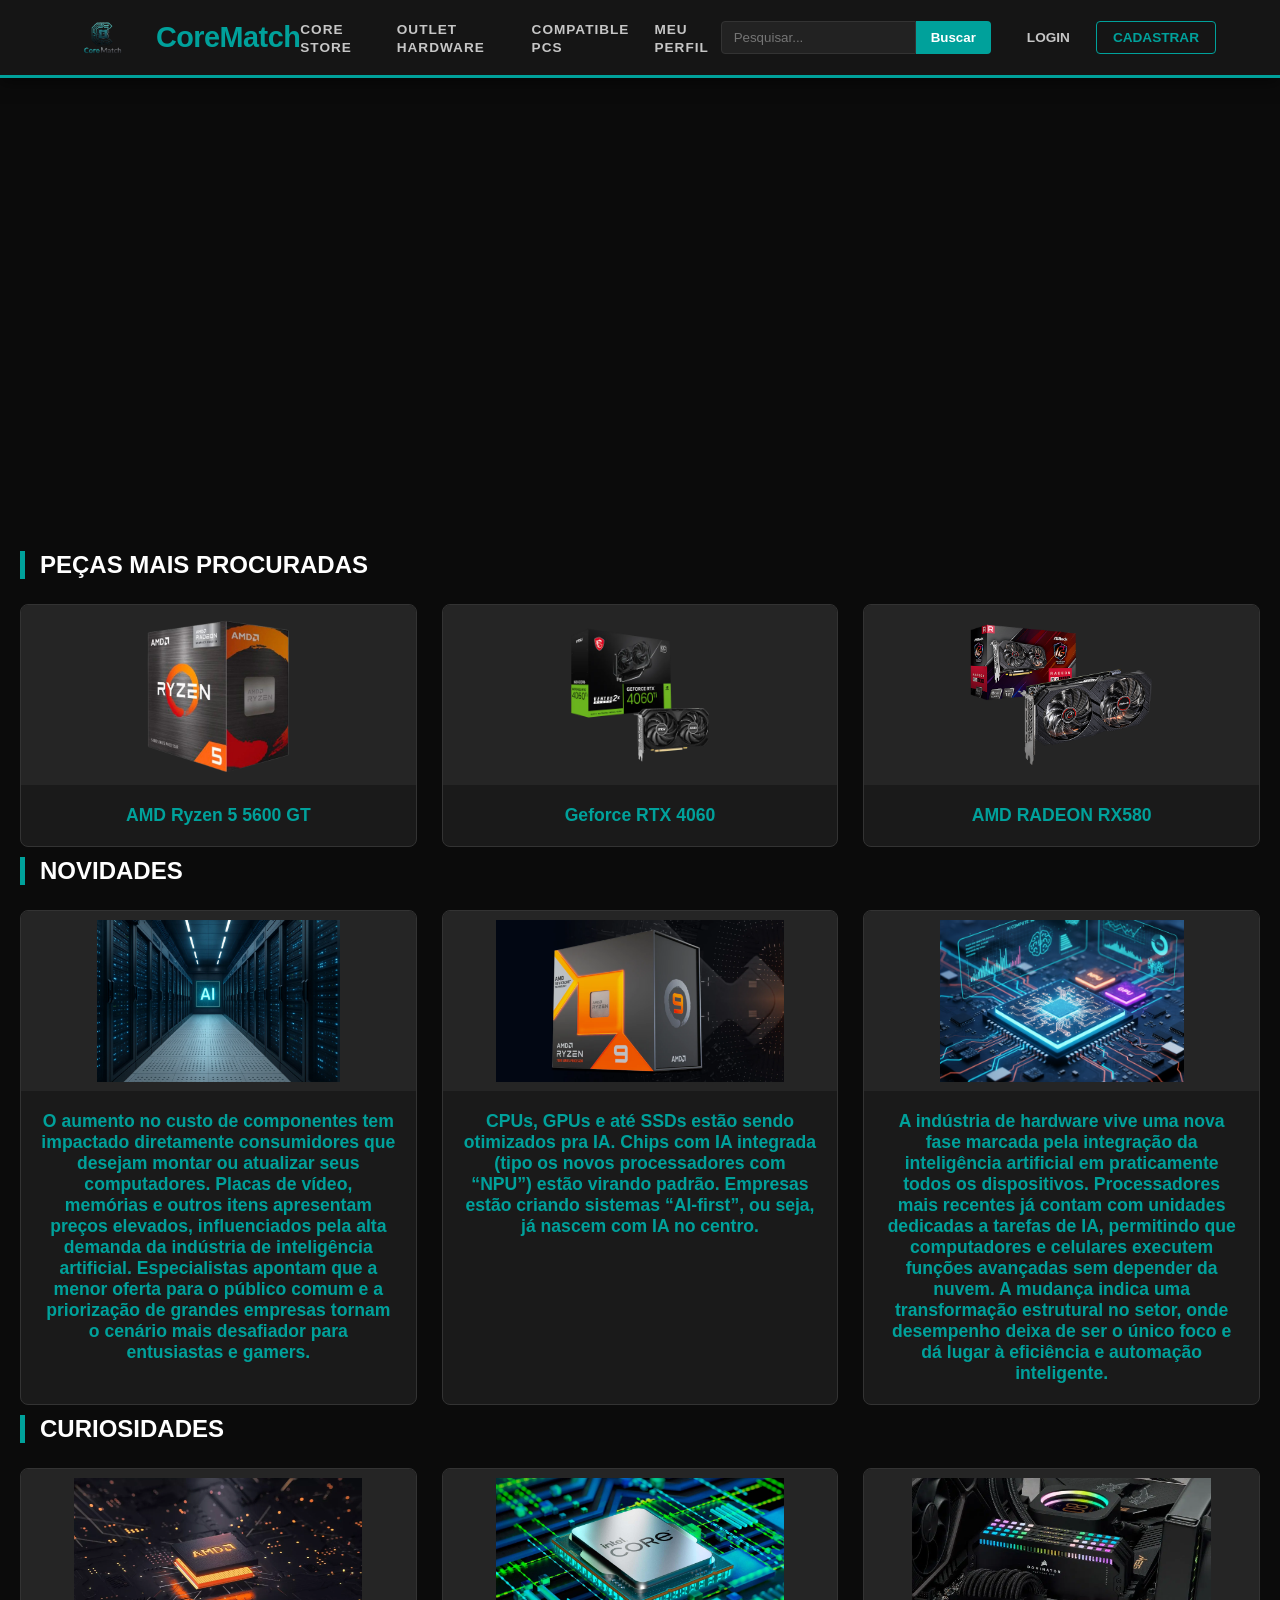
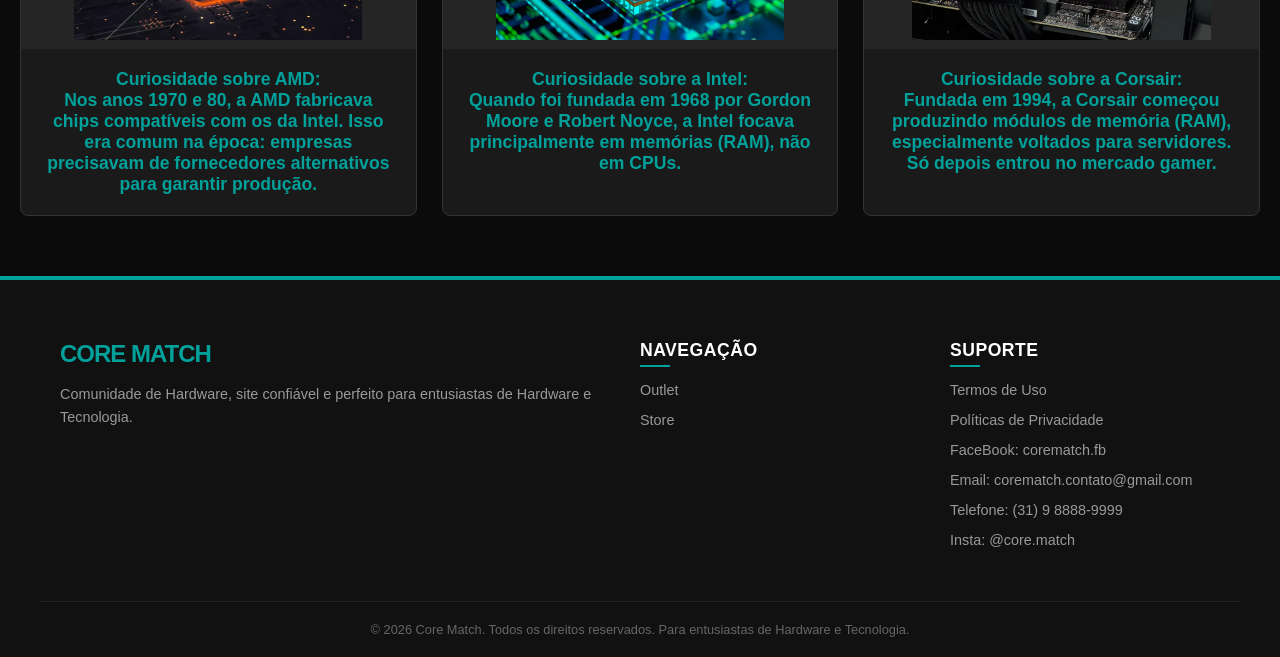
<file: html/index.html>
<!DOCTYPE html>
<html lang="pt-br">

<head>
    <meta charset="UTF-8">
    <meta name="viewport" content="width=device-width, initial-scale=1.0">
    <title>Home</title>
    <link rel="stylesheet" href="../css/home.css">
</head>

<body>


    <header class="navbar">
        <div class="header-container">
            

            <div class="logo">
                <a href="#">
                    <img id="logo-img" src="../img/CoreMatchoLOGO.png" alt="logoimg" width="250px">
                </a>
                <h1 class="brand-title">CoreMatch</h1>
            </div>

  
            <input type="checkbox" id="menu-toggle" class="menu-checkbox">
            
            <label for="menu-toggle" class="hamburger-label">
                <span class="hamburger-line"></span>
                <span class="hamburger-line"></span>
                <span class="hamburger-line"></span>
            </label>


            <nav class="nav-menu">
                <ul class="nav-links">
                    <li><a href="../html/store.html">Core Store</a></li>
                    <li><a href="../html/outlet.html">Outlet Hardware</a></li>
                    <li><a href="../html/compatible.html">Compatible PCs</a></li>
                    <li><a href="../html/perfil.html">Meu Perfil</a></li>
                </ul>
            </nav>

  
            <div class="header-right">
                <div class="search-container">
                    <input type="text" placeholder="Pesquisar...">
                    <button type="submit">Buscar</button>
                </div>

                <div class="auth-buttons">
                    <a href="../html/login.html" class="btn-login">Login</a>
                    <a href="../html/cadastro.html" class="btn-register">Cadastrar</a>
                </div>
            </div>

        </div>
    </header>

 
    <div class="slideshow">
        <a href="seu-link1">
            <img src="../img/PromoPC.png" alt="Imagem 1">
        </a>
        <a href="seu-link2">
            <img src="../img/PromoKITXEON.png" alt="Imagem 2" style="margin-top: -46px">
        </a>
        <a href="seu-link3">
            <img src="../img/PromoTeclado.png" alt="Imagem 3">
        </a>
    </div>


    <main class="container">
        
  
        <section class="content-section">
            <h2 class="card-title">Peças mais Procuradas</h2>
            <div class="card-grid">
                <div class="card">
                    <div class="card-image">
                        <img src="../img/Ryzen_5-removebg-preview.png" alt="Ryzen">
                    </div>
                    <h3>AMD Ryzen 5 5600 GT</h3>
                </div>
                <div class="card">
                    <div class="card-image">
                        <img src="../img/rtx4060.webp" alt="rtx4060">
                    </div>
                    <h3>Geforce RTX 4060</h3>
                </div>
                <div class="card">
                    <div class="card-image">
                        <img src="../img/RX580.png" alt="RX580">
                    </div>
                    <h3>AMD RADEON RX580</h3>
                </div>
            </div>
        </section>

        <section class="content-section">
            <h2 class="card-title">Novidades</h2>
            <div class="card-grid">
                <div class="card">
                    <div class="card-image">
                        <img src="../img/AI.webp" alt="IA">
                    </div>
                    <h3>O aumento no custo de componentes tem impactado diretamente consumidores que desejam montar ou
                        atualizar seus computadores. Placas de vídeo, memórias e outros itens apresentam preços
                        elevados, influenciados pela alta demanda da indústria de inteligência artificial. Especialistas
                        apontam que a menor oferta para o público comum e a priorização de grandes empresas tornam o
                        cenário mais desafiador para entusiastas e gamers.</h3>
                </div>
                <div class="card">
                    <div class="card-image">
                        <img src="../img/i673598.png" alt="cyka">
                    </div>
                    <h3>CPUs, GPUs e até SSDs estão sendo otimizados pra IA.
                        Chips com IA integrada (tipo os novos processadores com “NPU”) estão virando padrão.
                        Empresas estão criando sistemas “AI-first”, ou seja, já nascem com IA no centro.</h3>
                </div>
                <div class="card">
                    <div class="card-image">
                        <img src="../img/IAHARD.png" alt="IAHARD">
                    </div>
                    <h3>A indústria de hardware vive uma nova fase marcada pela integração da inteligência artificial em
                        praticamente todos os dispositivos. Processadores mais recentes já contam com unidades dedicadas
                        a tarefas de IA, permitindo que computadores e celulares executem funções avançadas sem depender
                        da nuvem. A mudança indica uma transformação estrutural no setor, onde desempenho deixa de ser o
                        único foco e dá lugar à eficiência e automação inteligente.</h3>
                </div>
            </div>
        </section>

     
        <section class="content-section">
            <h2 class="card-title">Curiosidades</h2>
            <div class="card-grid">
                <div class="card">
                    <div class="card-image">
                        <img src="../img/AMD-1140x641.webp" alt="AMD">
                    </div>
                    <h3>Curiosidade sobre AMD: <br>Nos anos 1970 e 80, a AMD fabricava chips compatíveis com os da
                        Intel. Isso era comum na época: empresas precisavam de fornecedores alternativos para garantir
                        produção.</h3>
                </div>
                <div class="card">
                    <div class="card-image">
                        <img src="../img/intel-core-12-geracao-desktops.jpg" alt="Intel">
                    </div>
                    <h3>Curiosidade sobre a Intel: <br>Quando foi fundada em 1968 por Gordon Moore e Robert Noyce, a
                        Intel focava principalmente em memórias (RAM), não em CPUs.</h3>
                </div>
                <div class="card">
                    <div class="card-image">
                        <img src="../img/Corsair-Dominator-Platinum-RGB-DDR5-6600.webp" alt="Corsair">
                    </div>
                    <h3>Curiosidade sobre a Corsair: <br>Fundada em 1994, a Corsair começou produzindo módulos de
                        memória (RAM), especialmente voltados para servidores. Só depois entrou no mercado gamer.</h3>
                </div>
            </div>
        </section>
    </main>

    <footer class="main-footer">
        <div class="footer-container">
            <div class="footer-col about-col">
                <h2>Core Match</h2>
                <p>Comunidade de Hardware, site confiável e perfeito para entusiastas de Hardware e Tecnologia.</p>
            </div>

            <div class="footer-col">
                <h4>Navegação</h4>
                <ul>
                    <li><a href="../html/outlet.html">Outlet</a></li>
                    <li><a href="../html/store.html">Store</a></li>
                </ul>
            </div>

            <div class="footer-col">
                <h4>Suporte</h4>
                <ul>
                    <li><a href="#">Termos de Uso</a></li>
                    <li><a href="#">Políticas de Privacidade</a></li>
                    <li><a href="#">FaceBook: corematch.fb</a></li>
                    <li><a href="#">Email: corematch.contato@gmail.com</a></li>
                    <li><a href="#">Telefone: (31) 9 8888-9999</a></li>
                    <li><a href="#">Insta: @core.match</a></li>
                </ul>
            </div>
        </div>

        <div class="footer-bottom">
            <p>&copy; 2026 Core Match. Todos os direitos reservados. Para entusiastas de Hardware e Tecnologia.</p>
        </div>
    </footer>

    <script src="../js/home.js"></script>
</body>

</html>
</file>
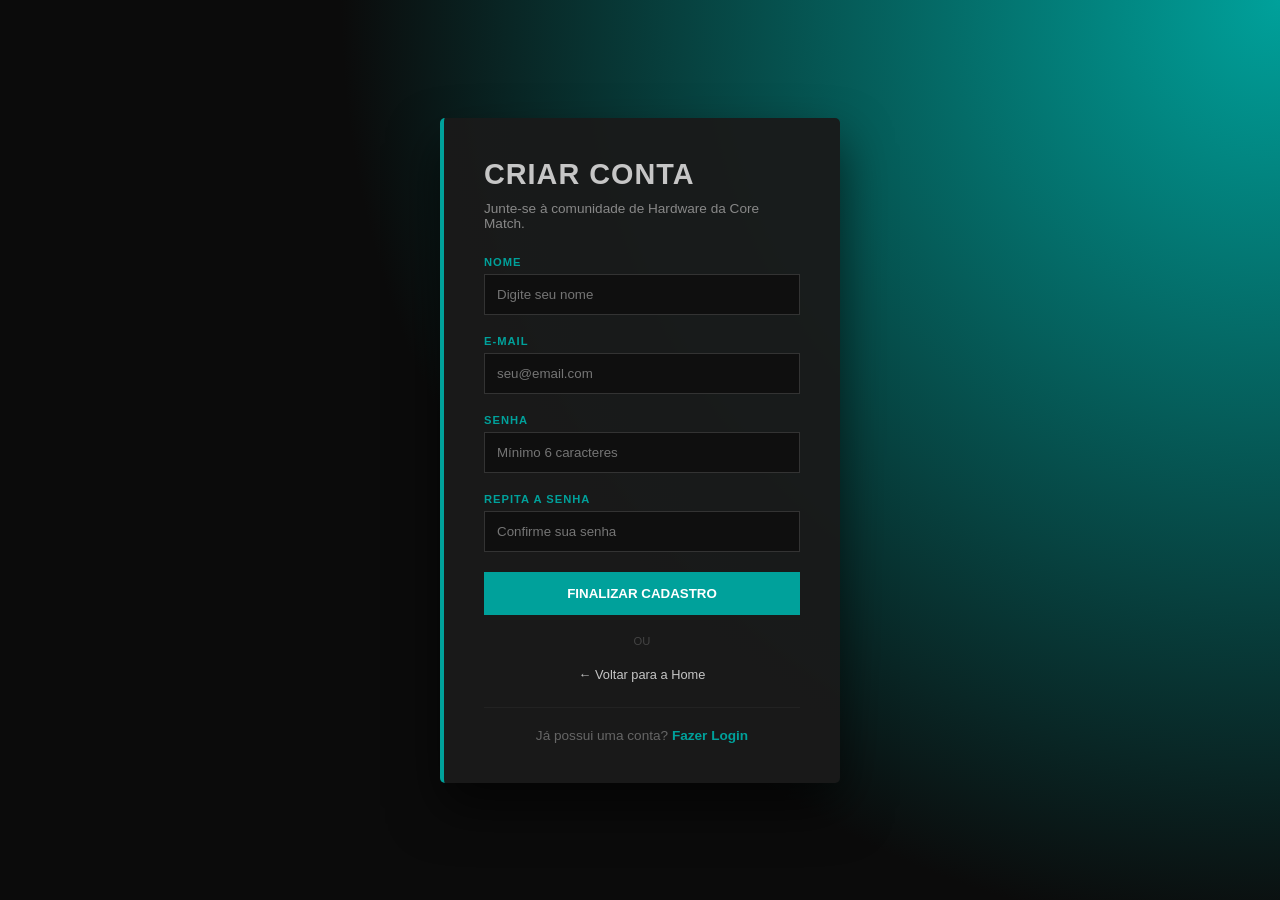
<file: html/cadastro.html>
<!DOCTYPE html>
<html lang="pt-br">
<head>
    <meta charset="UTF-8">
    <meta name="viewport" content="width=device-width, initial-scale=1.0">
    <title>Cadastro | Core Match</title>
    <link rel="stylesheet" href="../css/cadastro.css">
</head>
<body>
    <div class="centralizar-tela">
        <div class="caixa">
            <div class="header-caixa">
                <h2>Criar Conta</h2>
                <p>Junte-se à comunidade de Hardware da Core Match.</p>
            </div>

            <form class="header-caixa" id="formCadastro">
                <div class="grupo-input">
                    <label for="nome">Nome</label>
                    <input type="text" id="nome" placeholder="Digite seu nome" required>
                </div>

                <div class="grupo-input">
                    <label for="email">E-mail</label>
                    <input type="email" id="email" placeholder="seu@email.com" required>
                </div>

                <div class="grupo-input">
                    <label for="senha">Senha</label>
                    <input type="password" id="senha" placeholder="Mínimo 6 caracteres" required>
                </div>

                <div class="grupo-input">
                    <label for="senha-rep">Repita a Senha</label>
                    <input type="password" id="senha-rep" placeholder="Confirme sua senha" required>
                </div>

                <button type="submit" class="botao-primario">Finalizar Cadastro</button>

                <div class="divider">ou</div>

                <a href="../html/index.html" class="botao-secundario">← Voltar para a Home</a>
            </form>
            
            <div class="footer-caixa">
                Já possui uma conta? <a href="../html/login.html">Fazer Login</a>
            </div>
        </div>
    </div> 

    <script src="../js/cadastro.js"></script>
</body>
</html>
</file>
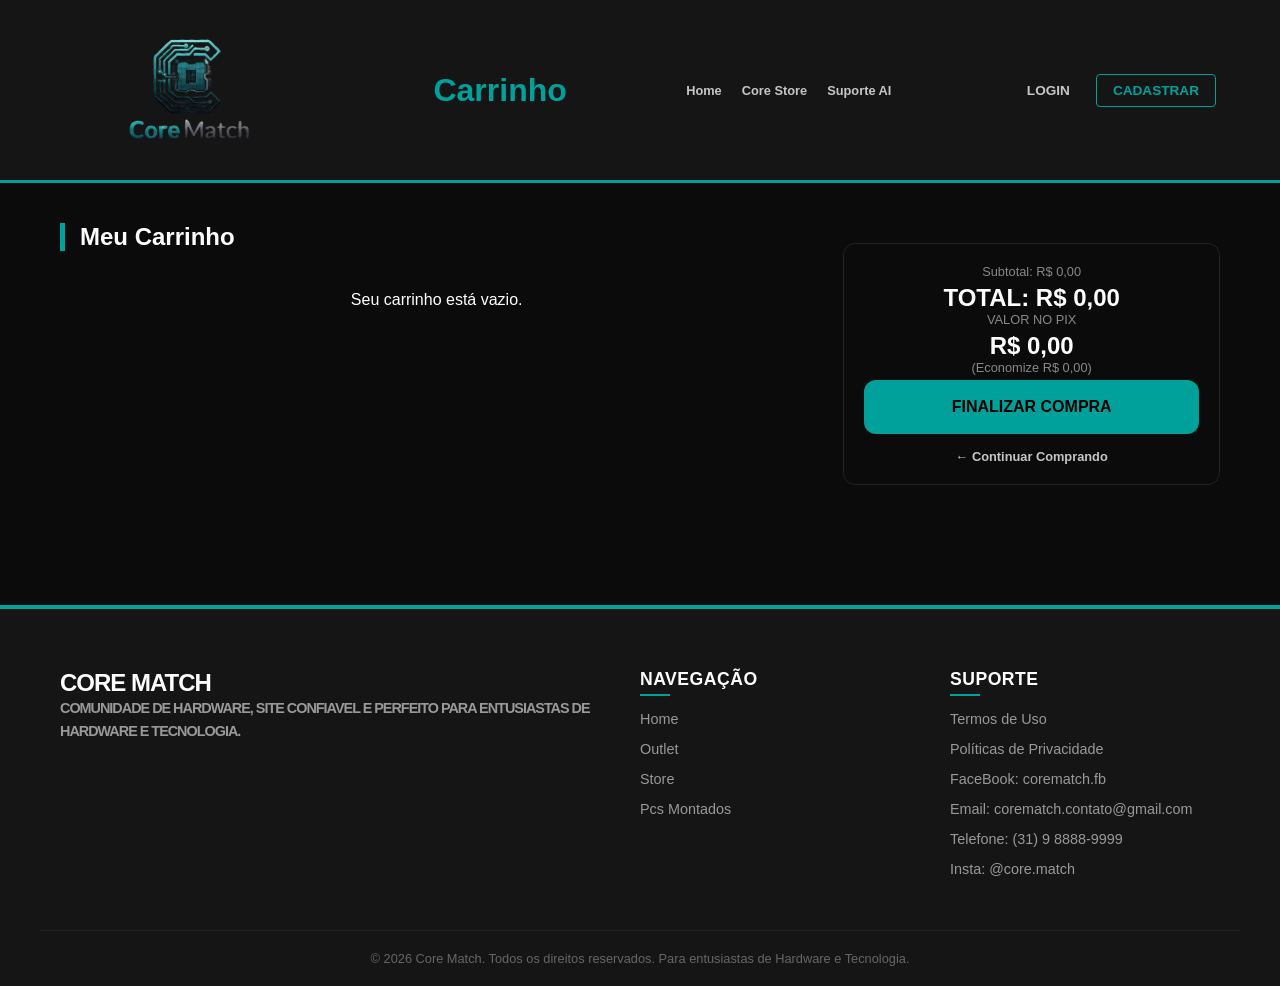
<file: html/carrinho.html>
<!DOCTYPE html>
<html lang="pt-br">
<head>
    <meta charset="UTF-8">
    <meta name="viewport" content="width=device-width, initial-scale=1.0">
    <title>Seu Carrinho</title>
    <link rel="stylesheet" href="../css/carrinho.css">
</head>
<body>

<header class="navbar">
    <div class="logo">
        <a href="#">
            <img id="logo-img" src="../img/CoreMatchoLOGO.png" alt="logoimg" width="250px">
            
        </a>
    </div>

    <h1 style="color: #00A19B;">Carrinho</h1>
    <ul class="nav-links">
        <li><a href="../html/index.html">Home</a></li>
        <li><a href="../html/store.html">Core Store</a></li>
        <li><a href="#">Suporte AI</a></li>
    </ul>

    <div class="auth-buttons">
            <a href="../html/login.html" class="btn-login">Login</a>
            <a href="../html/cadastro.html" class="btn-register">Cadastrar</a>
        </div>
    </div>
</header>

<main class="container cart-layout">
    <section class="cart-left">
        <h2 class="section-title">Meu Carrinho</h2>
        
        <div id="container-produtos-carrinho">
    </div>
    </section>

    <aside class="cart-right">
        <div class="resumo-box">
    
    
    <div class="pix-box">
        
        <p>Subtotal: <span id="resumo-subtotal">R$ 0,00</span></p>
    <h2>TOTAL: <span id="resumo-total">R$ 0,00</span></h2>
        <p>VALOR NO PIX</p>
        <h1 id="resumo-pix">R$ 0,00</h1>
        <p>(Economize <span id="resumo-economia">R$ 0,00</span>)</p>

        <button class="btn-finish">FINALIZAR COMPRA</button>
        <a href="../html/store.html" class="btn-back">
    ← Continuar Comprando
                </a>
</div>

    
    
    </div>

    </aside>
</main>

<footer class="main-footer">
    <div class="footer-container">
        <div class="footer-col about-col">
            <h2>Core Match <span class="br-green">
            <p>Comunidade de Hardware, site confiavel e perfeito para entusiastas de Hardware e Tecnologia.</p>
        </div>

        <div class="footer-col">
            <h4>Navegação</h4>
            <ul>
                <li><a href="../html/index.html">Home</a></li>
                <li><a href="../html/outlet.html">Outlet</a></li>
                <li><a href="../html/store.html">Store</a></li>
                <li><a href="../html/compatible.html">Pcs Montados</a></li>
            </ul>
        </div>

        <div class="footer-col">
            <h4>Suporte</h4>
            <ul>
                <li><a href="#">Termos de Uso</a></li>
                <li><a href="#">Políticas de Privacidade</a></li>
                <li><a href="#">FaceBook: corematch.fb</a></li>
                <li><a href="#">Email: corematch.contato@gmail.com</a></li>
                <li><a href="#">Telefone: (31) 9 8888-9999</a></li>
                <li><a href="#">Insta: @core.match</a></li>
            </ul>
        </div>
    </div>

    <div class="footer-bottom">
        <p>&copy; 2026 Core Match. Todos os direitos reservados. Para entusiastas de Hardware e Tecnologia.</p>
    </div>
</footer>
<script src="../js/carrinho.js"></script>

</body>
</html>
</file>
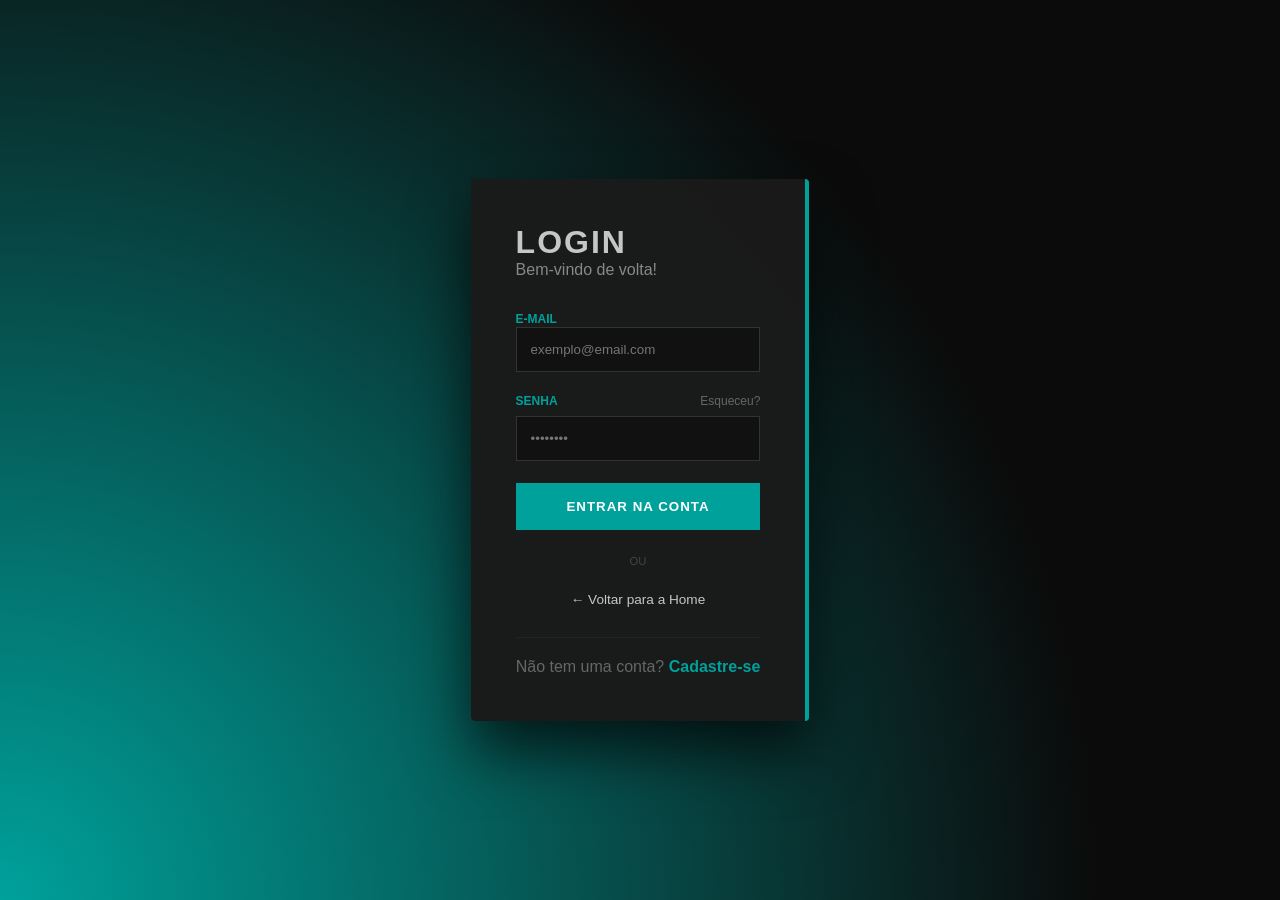
<file: html/login.html>
<!DOCTYPE html>
<html lang="pt-br">
<head>
    <meta charset="UTF-8">
    <meta name="viewport" content="width=device-width, initial-scale=1.0">
    <title>Login | Core Match</title>
    <link rel="stylesheet" href="../css/login.css">
</head>
<body>
    <div class="centralizar-tela">
        <div class="caixa">
            <div class="header-caixa">
                <h2>Login</h2>
                <p>Bem-vindo de volta!</p>
            </div>
<div class="container">
        <form class="header-caixa" id="formLogin">
                <div class="grupo-input">
                    <label for="email">E-mail</label>
                    <input 
                    type="email" 
                    id="email" 
                    placeholder="exemplo@email.com" 
                    required>
                </div>

                <div class="grupo-input">
                    <div class="label-row">
                        <label for="senha">Senha</label>
                        <a href="#" class="esqueci-senha">Esqueceu?</a>
                    </div>
                    <input 
                    type="password" 
                    id="senha" 
                    placeholder="••••••••" 
                    required>
                </div>

                <button 
                type="submit" class="
                botao-primario">Entrar na Conta</button>

                <div class="divider">ou</div>

                <a href="../html/index.html" class="botao-secundario">
                    ← Voltar para a Home
                </a>
            </form>
            
            <div class="footer-caixa">
                Não tem uma conta? <a href="../html/cadastro.html">Cadastre-se</a>
            </div>
        </div>
    </div> 
    <script src="../js/login.js"></script>
</body>
</html>
</file>
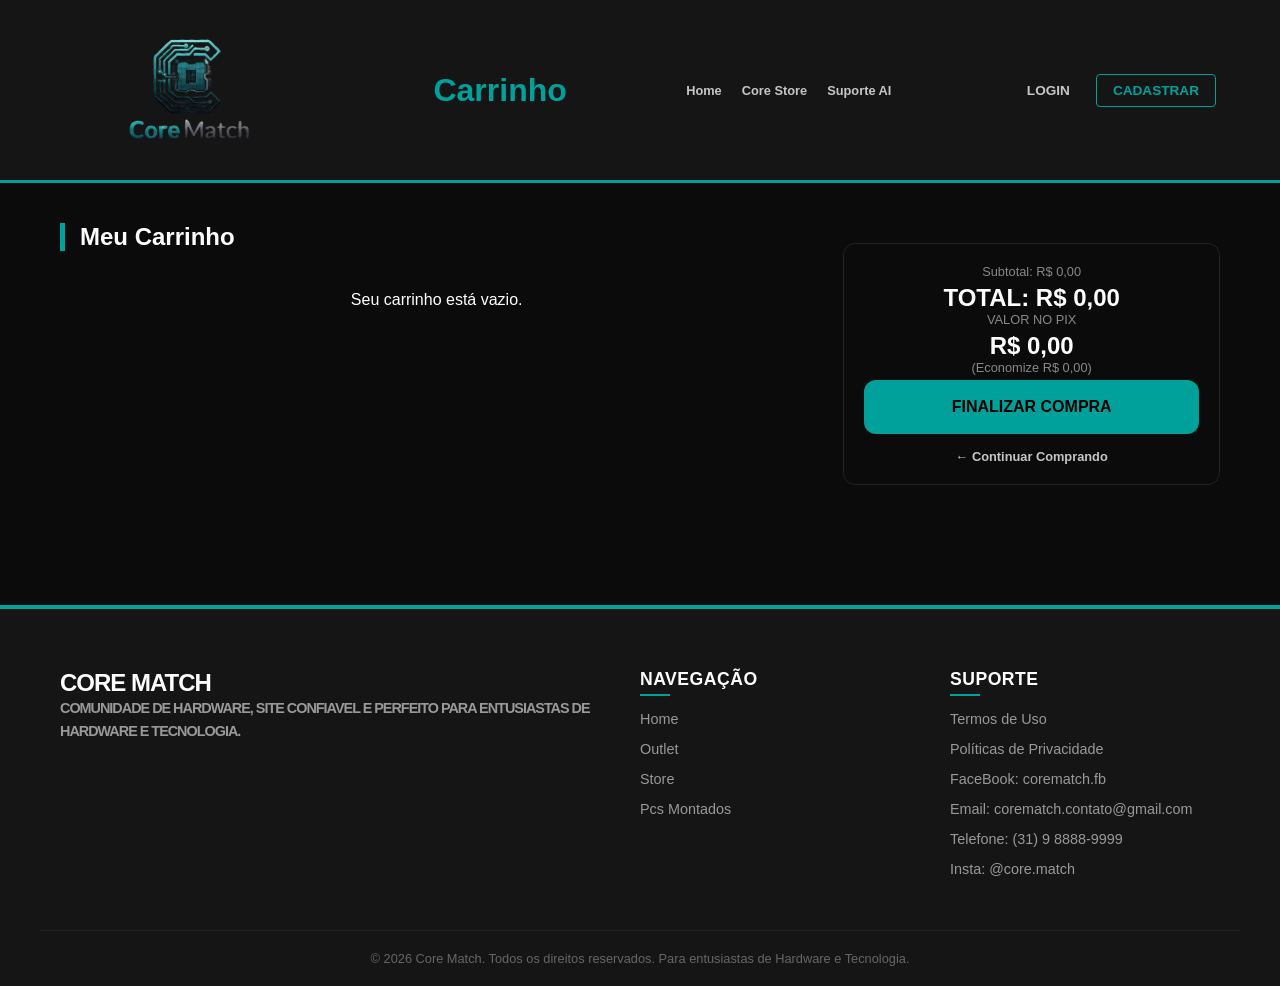
<file: html/pagamento.html>
<!DOCTYPE html>
<html lang="pt-BR">
<head>
    <meta charset="UTF-8">
    <meta name="viewport" content="width=device-width, initial-scale=1.0">
    <title>Finalizar Compra - Pagamento & Envio</title>
    <link rel="stylesheet" href="../css/pagamento.css">
    
</head>
<body>

<div class="container">
    <div class="header-checkout">
        <h1><i class="fa-solid fa-shield-halved"></i> Checkout Seguro</h1>
        <p style="color: #666; margin: 0;">Sua compra 100% criptografada</p>
    </div>

    <div class="steps">
        <div id="step-pay-indicator" class="step active">1. Pagamento</div>
        <div id="step-ship-indicator" class="step">2. Envio & Entrega</div>
    </div>

    <div class="checkout-grid">
        
        <div>
           
            <div id="painel-pagamento" class="card-box">
                <h3>Escolha a forma de pagamento</h3>
                <div class="payment-methods">
                    <div class="method-btn selected" onclick="mudarMetodo('pix')">
                        <i class="fa-solid fa-pix"></i><br>PIX
                    </div>
                    <div class="method-btn" onclick="mudarMetodo('cartao')">
                        <i class="fa-solid fa-credit-card"></i><br>Cartão
                    </div>
                    <div class="method-btn" onclick="mudarMetodo('boleto')">
                        <i class="fa-solid fa-barcode"></i><br>Boleto
                    </div>
                </div>

             
                <div id="pay-pix" class="payment-content active">
                    <div class="qr-area">
                        <p style="color: #00A19B; font-weight: bold; margin-top: 0;">Escaneie o QR Code abaixo para pagar:</p>
                        <div class="qr-image" id="qr-code-container">
                    
                        </div>
                        <p style="font-size: 12px; color: #888;">Ou copie o código Pix abaixo:</p>
                        <div class="copia-cola-box">
                            <span id="pix-string" style="overflow: hidden; text-overflow: ellipsis; white-space: nowrap; max-width: 80%;">00020126580014BR.GOV.BCB.PIX0136suachavedeexemplo...</span>
                            <button onclick="copiarPix()" style="background:#00A19B; border:none; padding:5px 10px; cursor:pointer; color:black; font-weight:bold; border-radius:3px;">Copiar</button>
                        </div>
                    </div>
                    <button class="btn-action" style="margin-top: 20px;" onclick="confirmarPagamentoSimulado()">Confirmar Pagamento e Prosseguir</button>
                </div>

              
                <div id="pay-cartao" class="payment-content">
                    <div class="form-group">
                        <label>Cartões Salvos</label>
                        <select class="form-control" id="cartao-salvo" onchange="selecionarCartaoSalvo()">
                            <option value="">-- Usar Novo Cartão --</option>
                            <option value="salvo1">Mastercard final **** 4321 (Exemplo)</option>
                        </select>
                    </div>
                    <div id="formulario-novo-cartao">
                        <div class="form-group">
                            <label>Número do Cartão</label>
                            <input type="text" class="form-control" id="card-num" placeholder="0000 0000 0000 0000">
                        </div>
                        <div class="form-group">
                            <label>Nome Impresso</label>
                            <input type="text" class="form-control" id="card-name" placeholder="NOME DO TITULAR">
                        </div>
                        <div class="form-row">
                            <div class="form-group" style="flex: 1;">
                                <label>Validade</label>
                                <input type="text" class="form-control" id="card-exp" placeholder="MM/AA">
                            </div>
                            <div class="form-group" style="flex: 1;">
                                <label>CVV</label>
                                <input type="text" class="form-control" id="card-cvv" placeholder="123">
                            </div>
                        </div>
                    </div>
                    <button class="btn-action" style="margin-top: 10px;" onclick="confirmarPagamentoSimulado()">Pagar com Cartão de Crédito</button>
                </div>

                
                <div id="pay-boleto" class="payment-content">
                    <div style="text-align: center; padding: 15px;">
                        <i class="fa-solid fa-barcode" style="font-size: 50px; color: #00A19B; margin-bottom: 15px;"></i>
                        <p style="font-weight: bold; margin-top: 0;">Boleto Bancário Gerado com Sucesso</p>
                        <p style="color: #888; font-size: 13px;">O prazo de compensação do boleto é de até 3 dias úteis.</p>
                        <div class="copia-cola-box" style="margin-top: 15px;">
                            <span style="font-size: 11px;">34191.79001 01043.513184 91020.150008 7 9000000015000</span>
                            <button onclick="alert('Linha digitável copiada!')" style="background:#00A19B; border:none; padding:5px 10px; cursor:pointer; color:black; font-weight:bold; border-radius:3px;">Copiar</button>
                        </div>
                    </div>
                    <button class="btn-action" style="margin-top: 20px;" onclick="confirmarPagamentoSimulado()">Gerar Boleto e Prosseguir</button>
                </div>
            </div>

            
            <div id="painel-envio" class="card-box" style="display: none;">
                <h3>Informações de Envio</h3>
                <div class="form-row">
                    <div class="form-group" style="flex: 2;">
                        <label>CEP</label>
                        <input type="text" class="form-control" id="envio-cep" placeholder="00000-000" onblur="calcularFreteSimulado()">
                    </div>
                    <div class="form-group" style="flex: 1; align-self: flex-end;">
                        <button type="button" class="form-control" style="background: #222; border-color: #444; cursor:pointer;" onclick="calcularFreteSimulado()">Calcular</button>
                    </div>
                </div>
                <div class="form-group">
                    <label>Rua / Logradouro</label>
                    <input type="text" class="form-control" id="envio-rua" placeholder="Nome da rua">
                </div>
                <div class="form-row">
                    <div class="form-group" style="flex: 1;">
                        <label>Número</label>
                        <input type="text" class="form-control" id="envio-numero" placeholder="Ex: 123">
                    </div>
                    <div class="form-group" style="flex: 2;">
                        <label>Complemento</label>
                        <input type="text" class="form-control" id="envio-comp" placeholder="Apto, Bloco, etc.">
                    </div>
                </div>
                <div class="form-row">
                    <div class="form-group" style="flex: 1;">
                        <label>Bairro</label>
                        <input type="text" class="form-control" id="envio-bairro" placeholder="Bairro">
                    </div>
                    <div class="form-group" style="flex: 1;">
                        <label>Cidade</label>
                        <input type="text" class="form-control" id="envio-cidade" placeholder="Cidade">
                    </div>
                </div>

                <div id="opcoes-frete-container" style="margin-top: 15px; display: none; background: #161616; padding: 15px; border-radius: 6px; border: 1px solid #222;">
                    <p style="color: #00A19B; font-weight: bold; margin-top: 0; font-size: 14px;">Opções de frete encontradas:</p>
                    <div style="display: flex; justify-content: space-between; align-items: center; margin-bottom: 10px;">
                        <label style="cursor: pointer;"><input type="radio" name="frete-opt" value="15" checked onchange="atualizarFreteCheckout(15)"> Padrão (5 a 8 dias úteis)</label>
                        <strong style="color: #00A19B;">R$ 15,00</strong>
                    </div>
                    <div style="display: flex; justify-content: space-between; align-items: center;">
                        <label style="cursor: pointer;"><input type="radio" name="frete-opt" value="35" onchange="atualizarFreteCheckout(35)"> Expresso (1 a 3 dias úteis)</label>
                        <strong style="color: #00A19B;">R$ 35,00</strong>
                    </div>
                </div>

                <button class="btn-action" style="margin-top: 25px;" onclick="concluirTudoEPorNoHistorico()">Concluir Pedido e Enviar</button>
            </div>
        </div>

        <div>
            <div class="card-box">
                <h3 style="color: white; border: none; padding-bottom: 0;">Resumo do Pedido</h3>
                <div id="lista-resumo-produtos" style="max-height: 200px; overflow-y: auto; margin: 15px 0; border-bottom: 1px dashed #222; padding-bottom: 10px;">
                </div>
                <div class="item-resumo">
                    <span>Subtotal:</span>
                    <strong id="resumo-subtotal">R$ 0,00</strong>
                </div>
                <div class="item-resumo">
                    <span>Frete:</span>
                    <strong id="resumo-frete">A calcular</strong>
                </div>
                <div class="item-resumo" style="border-top: 1px solid #222; padding-top: 10px; font-size: 18px;">
                    <span style="color: #00A19B;">Total Geral:</span>
                    <strong id="resumo-total" style="color: #00A19B;">R$ 0,00</strong>
                </div>
            </div>
        </div>
    </div>
</div>

<script src="../js/pagamento.js"></script>
</body>
</html>
</file>
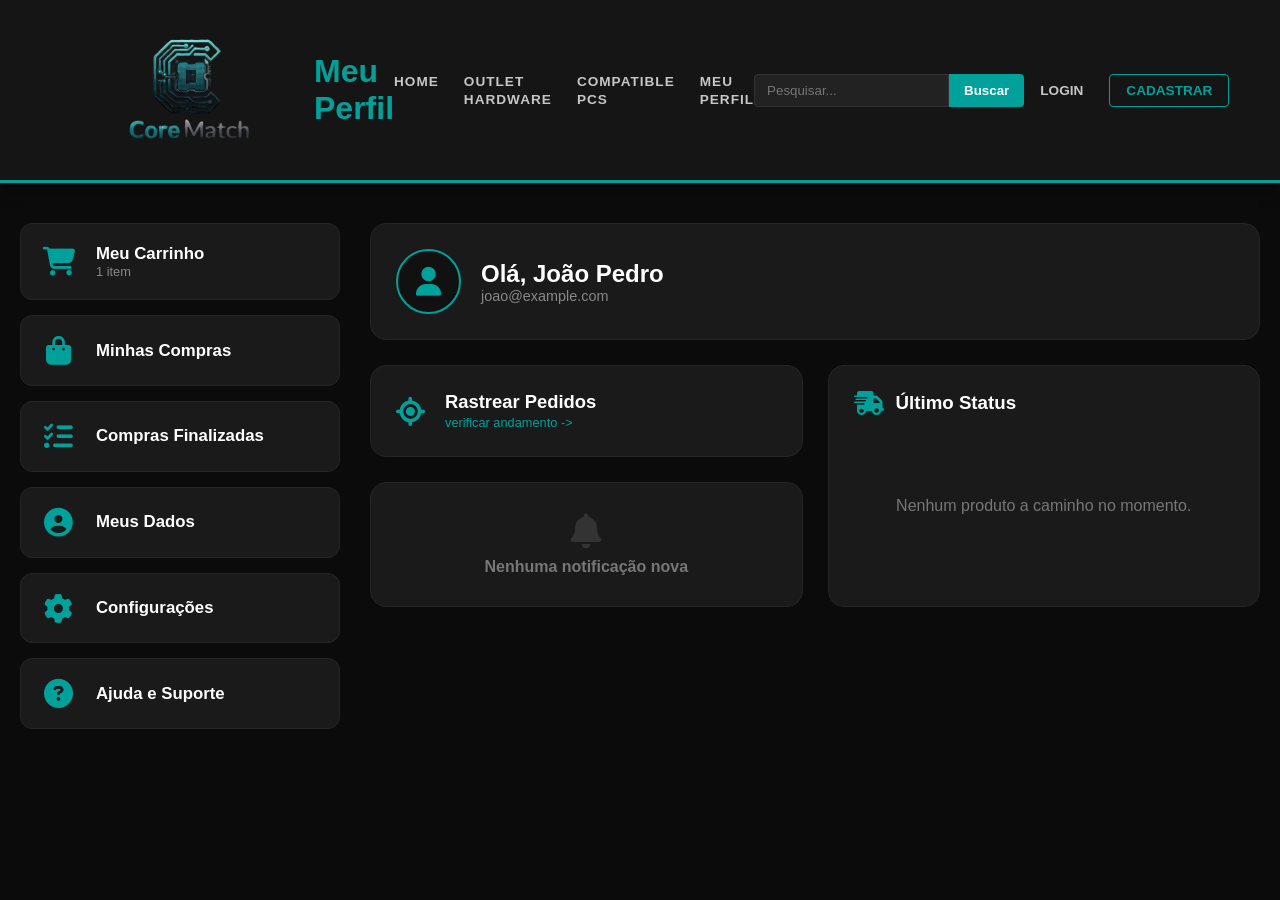
<file: html/perfil.html>
<!DOCTYPE html>
<html lang="pt-br">
<head>
    <meta charset="UTF-8">
    <meta name="viewport" content="width=device-width, initial-scale=1.0">
    <title>Loja - Core Store</title>
    <link rel="stylesheet" href="../css/perfil.css">
    <link rel="stylesheet" href="https://cdnjs.cloudflare.com/ajax/libs/font-awesome/6.4.0/css/all.min.css">
</head>
<body>

    <header class="navbar">
        <div class="logo">
            <a href="#">
                <img id="logo-img" src="../img/CoreMatchoLOGO.png" alt="logoimg" width="250px">
                
            </a>
        </div>
    
        <h1 style="color: #00A19B;">Meu Perfil</h1>
        
        <nav>
            <ul class="nav-links">
                <li><a href="../html/index.html">Home</a></li>
                <li><a href="../html/outlet.html">Outlet Hardware</a></li>
                <li><a href="../html/compatible.html">Compatible PCs</a></li>
                <li><a href="../html/perfil.html">Meu Perfil</a></li>
            </ul>
        </nav>

        <div class="search-container">
            <input type="text" placeholder="Pesquisar...">
            <button type="submit">Buscar</button>
        </div>

        <div class="auth-buttons">
            <a href="../html/login.html" class="btn-login">Login</a>
            <a href="../html/cadastro.html" class="btn-register">Cadastrar</a>
        </div>
    </header>

    <main class="container profile-layout">
        
        <aside class="sidebar-menu">
            <button class="menu-item" onclick="switchTab('carrinho')">
                <i class="fa-solid fa-cart-shopping item-icon"></i>
                <div class="item-text">
                    <h3>Meu Carrinho</h3>
                    <p id="cart-counter-sidebar">1 item</p>
                </div>
            </button>
            
            <button class="menu-item" onclick="switchTab('compras')">
                <i class="fa-solid fa-bag-shopping item-icon"></i>
                <div class="item-text">
                    <h3>Minhas Compras</h3>
                </div>
            </button>

            <button class="menu-item" onclick="switchTab('finalizadas')">
                <i class="fa-solid fa-list-check item-icon"></i>
                <div class="item-text">
                    <h3>Compras Finalizadas</h3>
                </div>
            </button>

            <button class="menu-item" onclick="switchTab('dados')">
                <i class="fa-solid fa-circle-user item-icon"></i>
                <div class="item-text">
                    <h3>Meus Dados</h3>
                </div>
            </button>

            <button class="menu-item" onclick="switchTab('configuracoes')">
                <i class="fa-solid fa-gear item-icon"></i>
                <div class="item-text">
                    <h3>Configurações</h3>
                </div>
            </button>

            <button class="menu-item" onclick="switchTab('ajuda')">
                <i class="fa-solid fa-circle-question item-icon"></i>
                <div class="item-text">
                    <h3>Ajuda e Suporte</h3>
                </div>
            </button>
        </aside>

        <section class="profile-content">
            
            <div id="tab-dashboard" class="tab-content active">
                <div class="profile-card user-welcome-card">
                    <div class="avatar-box"><i class="fa-solid fa-user"></i></div>
                    <div class="user-welcome-info">
                        <h2>Olá, João Pedro</h2>
                        <p>joao@example.com</p>
                    </div>
                </div>
                <div class="inner-grid" style="margin-top: 25px;">
                    <div class="left-cards">
                        <div class="profile-card row-card" onclick="switchTab('compras')" style="cursor:pointer;">
                            <i class="fa-solid fa-location-crosshairs target-icon"></i>
                            <div class="card-inner-text">
                                <h3>Rastrear Pedidos</h3>
                                <span class="arrow-link">verificar andamento -></span>
                            </div>
                        </div>
                        <div class="profile-card notification-card">
                            <i class="fa-solid fa-bell notification-icon"></i>
                            <h3>Nenhuma notificação nova</h3>
                        </div>
                    </div>
                    <div class="profile-card shipping-card">
                        <div class="shipping-header">
                            <i class="fa-solid fa-truck-fast truck-icon"></i>
                            <h3>Último Status</h3>
                        </div>
                        <div id="dashboard-shipping-preview" class="product-preview">
                            <p style="color: #777;">Nenhum produto a caminho no momento.</p>
                        </div>
                    </div>
                </div>
            </div>

            <div id="tab-carrinho" class="tab-content">
                <div class="profile-card">
                    <h2 class="section-title"><i class="fa-solid fa-cart-shopping"></i> Meu Carrinho</h2>
                    <div id="cart-items-container">
                    
                    </div>
                </div>
            </div>

            
            <div id="tab-compras" class="tab-content">
                <div class="profile-card">
                    <h2 class="section-title"><i class="fa-solid fa-bag-shopping"></i> Minhas Compras (Em Andamento)</h2>
                    <div id="container-minhas-compras" class="orders-list">
                    
                    </div>
                </div>
            </div>

          
            <div id="tab-finalizadas" class="tab-content">
                <div class="profile-card">
                    <h2 class="section-title"><i class="fa-solid fa-list-check"></i> Compras Finalizadas</h2>
                    <div id="container-pedidos-finalizados" class="orders-list">
                    
                    </div>
                </div>
            </div>

            <div id="tab-dados" class="tab-content">
                <div class="profile-card">
                    <h2 class="section-title"><i class="fa-solid fa-circle-user"></i> Meus Dados</h2>
                    
                    <div class="data-form">
                        <p><strong>Nome Completo:</strong> <span id="info-nome">João Pedro</span></p>
                        <p><strong>E-mail Cadastrado:</strong> <span id="info-email">joao@example.com</span></p>
                        <p><strong>Telefone:</strong> <span id="info-telefone">(11) 98765-4321</span></p>
                        <p><strong>Endereço Principal:</strong> <span id="info-endereco">Av. Paulista, 1000 - São Paulo/SP</span></p>
                    </div>

                    <div class="logout-container">
                        <button onclick="fazerLogout()" class="btn-logout">
                            <i class="fa-solid fa-right-from-bracket"></i> Sair da Minha Conta
                        </button>
                    </div>
                </div>
            </div>
            <div id="tab-configuracoes" class="tab-content">
                <div class="profile-card">
                    <h2 class="section-title"><i class="fa-solid fa-gear"></i> Configurações da Conta</h2>
                    <p style="color:#aaa; margin-bottom: 15px;">Ajuste suas preferências de sistema:</p>
                    <label style="display:flex; gap:10px; margin-bottom:10px; cursor:pointer;">
                        <input type="checkbox" checked> Receber atualizações de estoque por Email
                    </label>
                    <label style="display:flex; gap:10px; cursor:pointer;">
                        <input type="checkbox" checked> Autenticação em duas etapas ativa
                    </label>
                </div>
            </div>

            <div id="tab-ajuda" class="tab-content">
                <div class="profile-card">
                    <h2 class="section-title"><i class="fa-solid fa-circle-question"></i> Ajuda & Suporte</h2>
                    <p style="color:#aaa; margin-bottom: 20px;">Precisa de ajuda com algum componente ou compatibilidade?</p>
                    <button class="btn-checkout" style="width:auto; padding: 10px 20px;">Abrir Ticket de Suporte</button>
                </div>
            </div>

        </section>
    </main>

    <script src="../js/perfil.js"></script>
</body>
</html>
</file>
<file: css/home.css>
* {
    margin: 0;
    padding: 0;
    box-sizing: border-box;
    font-family: 'Segoe UI', Roboto, Helvetica, Arial, sans-serif;
}

:root {
    --mercedes-silver: #C6C6C6;
    --mercedes-black: #0b0b0b;
    --petronas-turq: #00A19B;
    --card-bg: #1a1a1a;
    --transition: all 0.3s ease;
}

body {
    background-color: var(--mercedes-black);
    color: white;
}

/* ==========================================================================
   2. NAVBAR PRINCIPAL (DESKTOP)
   ========================================================================== */
.navbar {
    background-color: #151515;
    padding: 15px 5%;
    border-bottom: 3px solid var(--petronas-turq);
    box-shadow: 0 4px 15px rgba(0, 0, 0, 0.5);
    position: sticky;
    top: 0;
    z-index: 1000;
}

.header-container {
    max-width: 1600px;
    margin: 0 auto;
    display: flex;
    justify-content: space-between;
    align-items: center;
    width: 100%;
}

/* Logo e Título */
.logo {
    display: flex;
    align-items: center;
    gap: 15px;
}

.logo a {
    display: flex;
    align-items: center;
}

#logo-img {
    height: 45px;
    width: auto;
    object-fit: contain;
    display: block;
}

.brand-title {
    color: var(--petronas-turq);
    font-size: 1.8rem;
    margin: 0;
    font-weight: 800;
    letter-spacing: -0.5px;
}

/* Links de Navegação (Desktop) */
.nav-links {
    display: flex; 
    gap: 25px;
    list-style: none;
    margin: 0;
    padding: 0;
}

.nav-links a {
    text-decoration: none;
    color: var(--mercedes-silver);
    font-weight: bold;
    text-transform: uppercase;
    font-size: 0.85rem;
    letter-spacing: 1px;
    transition: var(--transition);
}

.nav-links a:hover {
    color: var(--petronas-turq);
    text-shadow: 0 0 8px var(--petronas-turq);
}

/* Lado Direito (Busca e Login) */
.header-right {
    display: flex;
    align-items: center;
    gap: 20px;
}

.search-container {
    display: flex;
}

.search-container input {
    padding: 8px 12px;
    border: 1px solid #333;
    background-color: #222;
    color: white;
    border-radius: 4px 0 0 4px;
    outline: none;
}

.search-container button {
    padding: 8px 15px;
    border: none;
    background-color: var(--petronas-turq);
    color: white;
    font-weight: bold;
    cursor: pointer;
    border-radius: 0 4px 4px 0;
    transition: var(--transition);
}

.search-container button:hover {
    background-color: #00c2ba;
}

.auth-buttons {
    display: flex;
    gap: 10px;
}

.auth-buttons a {
    text-decoration: none;
    font-size: 0.85rem;
    font-weight: bold;
    text-transform: uppercase;
    padding: 8px 16px;
    border-radius: 4px;
    transition: var(--transition);
}

.btn-login {
    color: var(--mercedes-silver);
    display: flex;
    align-items: center;
}

.btn-login:hover {
    color: var(--petronas-turq);
    text-shadow: 0 0 8px var(--petronas-turq);
}

.btn-register {
    background-color: transparent;
    color: var(--petronas-turq);
    border: 1px solid var(--petronas-turq);
}

.btn-register:hover {
    background-color: var(--petronas-turq);
    color: white;
    box-shadow: 0 0 10px rgba(0, 161, 155, 0.5);
}

/* Elementos de controle do Hambúrguer (Escondidos no Desktop) */
.menu-checkbox,
.hamburger-label {
    display: none;
}


.container {
    max-width: 1600px;
    margin: 40px auto;
    padding: 0 20px;
}

.content-section h2 {
    margin-bottom: 25px;
    border-left: 5px solid var(--petronas-turq);
    padding-left: 15px;
    color: white;
    text-transform: uppercase;
    font-size: 1.5rem;
}

.card-grid {
    display: grid;
    grid-template-columns: repeat(auto-fit, minmax(280px, 1fr));
    gap: 25px;
    margin-bottom: 10px;
}

.card {
    background: var(--card-bg);
    border-radius: 8px;
    overflow: hidden;
    border: 1px solid #333;
    transition: var(--transition);
}

.card:hover {
    transform: translateY(-8px);
    border-color: var(--petronas-turq);
    box-shadow: 0 10px 20px rgba(0, 0, 0, 0.4);
}

.card-image {
    width: 100%;
    height: 180px;
    background-color: #252525;
    display: flex;
    align-items: center;
    justify-content: center;
}

.card-image img {
    max-width: 90%;
    max-height: 90%;
    object-fit: contain;
}

.card h3 {
    padding: 20px;
    font-size: 1.1rem;
    text-align: center;
    color: var(--petronas-turq);
}

.card-title {
    margin-bottom: 10px;
}


.slideshow {
    position: relative;
    width: 100%;
    aspect-ratio: 1920 / 650; 
    overflow: hidden;
    background-color: #0b0b0b;
}

.slideshow img {
    position: absolute;
    top: 0;
    left: 0;
    width: 100%;
    height: 100%;
    object-fit: cover;
    opacity: 0;
    animation: auto-carrossel 12s infinite;
}

.slideshow a:nth-child(1) img { animation-delay: 0s; }
.slideshow a:nth-child(2) img { animation-delay: 4s; }
.slideshow a:nth-child(3) img { animation-delay: 8s; }

@keyframes auto-carrossel {
    0% { opacity: 0; }
    5% { opacity: 1; }
    33% { opacity: 1; }
    38% { opacity: 0; }
    100% { opacity: 0; }
}

.main-footer {
    background-color: #111;
    color: #ccc;
    padding: 60px 0 20px 0;
    margin-top: 60px;
    border-top: 4px solid var(--petronas-turq);
}

.footer-container {
    max-width: 1200px;
    margin: 0 auto;
    padding: 0 20px;
    display: grid;
    grid-template-columns: 2fr 1fr 1fr;
    gap: 40px;
}

.footer-col h2 {
    font-size: 1.5rem;
    font-weight: 800;
    text-transform: uppercase;
    letter-spacing: -1px;
    margin-bottom: 15px;
    color: var(--petronas-turq);
}

.footer-col h4 {
    color: white;
    font-size: 1.1rem;
    margin-bottom: 20px;
    position: relative;
    text-transform: uppercase;
    letter-spacing: 0.5px;
}

.footer-col h4::after {
    content: '';
    position: absolute;
    left: 0;
    bottom: -6px;
    width: 30px;
    height: 2px;
    background-color: var(--petronas-turq);
}

.footer-col p {
    font-size: 0.9rem;
    line-height: 1.6;
    color: #999;
}

.footer-col ul {
    list-style: none;
}

.footer-col li {
    margin-bottom: 12px;
}

.footer-col a {
    color: #999;
    text-decoration: none;
    font-size: 0.9rem;
    transition: var(--transition);
}

.footer-col a:hover {
    color: var(--petronas-turq);
    padding-left: 5px; 
}

.footer-bottom {
    max-width: 1200px;
    margin: 40px auto 0 auto;
    padding: 20px 20px 0 20px;
    border-top: 1px solid #222;
    text-align: center;
}

.footer-bottom p {
    font-size: 0.8rem;
    color: #666;
}

/* ==========================================================================
   5. MEDIA QUERIES (RESPONSIVIDADE E MENU HAMBÚRGUER)
   ========================================================================== */

/* Ajustes gerais para tablets */
@media (max-width: 1024px) {
    .slideshow {
        height: 350px; /* Reduz altura do banner em telas médias */
    }
}

/* Entrada do Menu Hambúrguer (Mobile) */
@media (max-width: 768px) {
    .navbar {
        padding: 15px 20px;
    }

    /* Exibe o botão do hambúrguer */
    .hamburger-label {
        display: flex;
        flex-direction: column;
        justify-content: space-between;
        width: 30px;
        height: 20px;
        cursor: pointer;
        z-index: 1002;
    }

    .hamburger-line {
        width: 100%;
        height: 3px;
        background-color: var(--petronas-turq);
        border-radius: 2px;
        transition: var(--transition);
    }

    /* Oculta os itens do lado direito no mobile para manter limpo */
    .header-right {
        display: none;
    }

    /* Transforma o menu em um painel lateral deslizante */
    .nav-menu {
        position: fixed;
        top: 0;
        right: -100%; /* Inicia totalmente escondido à direita */
        width: 280px;
        height: 100vh;
        background-color: #0f0f0f;
        box-shadow: -5px 0 15px rgba(0, 0, 0, 0.8);
        z-index: 1001;
        transition: right 0.4s cubic-bezier(0.77,0.2,0.05,1.0);
    }

    /* Estiliza os links verticalmente no painel mobile */
    .nav-links {
        flex-direction: column;
        padding: 100px 30px 30px 30px;
        gap: 25px;
    }

    .nav-links li {
        width: 100%;
    }

    .nav-links a {
        font-size: 1.1rem;
        display: block;
        padding-bottom: 12px;
        border-bottom: 1px solid #222;
        color: white;
    }

    /* TRUQUE DO CHECKBOX: Abre o menu ao marcar */
    .menu-checkbox:checked ~ .nav-menu {
        right: 0;
    }

    /* Animação do ícone de Hambúrguer transformando em "X" */
    .menu-checkbox:checked + .hamburger-label .hamburger-line:nth-child(1) {
        transform: translateY(8.5px) rotate(45deg);
    }

    .menu-checkbox:checked + .hamburger-label .hamburger-line:nth-child(2) {
        opacity: 0;
    }

    .menu-checkbox:checked + .hamburger-label .hamburger-line:nth-child(3) {
        transform: translateY(-8.5px) rotate(-45deg);
    }

    /* Ajustes das seções de conteúdo no mobile */
    .container {
        margin: 20px auto;
    }

    .slideshow {
        height: 220px; /* Adapta o carrossel para celulares */
    }

    /* Ajuste do rodapé no mobile */
    .footer-container {
        grid-template-columns: 1fr;
        gap: 30px;
        text-align: center;
    }

    .footer-col h4::after {
        left: 50%;
        transform: translateX(-50%);
    }

    .footer-col a:hover {
        padding-left: 0;
    }
}
</file>
<file: css/cadastro.css>
:root {
    --mercedes-silver: #C6C6C6;
    --mercedes-black: #0b0b0b;
    --petronas-turq: #00A19B; 
    --card-bg: rgba(26, 26, 26, 0.95);
    --input-border: #333333;
}

* {
    margin: 0;
    padding: 0;
    box-sizing: border-box;
    font-family: 'Inter', 'Segoe UI', sans-serif;
}

body {

    background: radial-gradient(circle at top right, #00A19B 0%, #0b0b0b 60%);
    height: 100vh;
    display: flex;
    justify-content: center;
    align-items: center;
}

.caixa {
    background-color: var(--card-bg);
    padding: 40px;
    border-radius: 5px; 
    border-left: 4px solid var(--petronas-turq); 
    box-shadow: 0 25px 50px rgba(0, 0, 0, 0.6);
    width: 100%;
    max-width: 400px; 
    animation: slideRight 0.7s ease-out;
}

@keyframes slideRight {
    from { opacity: 0; transform: translateX(-30px); }
    to { opacity: 1; transform: translateX(0); }
}

.header-caixa h2 {
    font-size: 1.8rem;
    color: var(--mercedes-silver);
    font-weight: 800;
    text-transform: uppercase;
    letter-spacing: 1px;
}

.header-caixa p {
    color: #888;
    font-size: 0.85rem;
    margin: 10px 0 25px 0;
}

.grupo-input {
    margin-bottom: 20px;
}

.grupo-input label {
    display: block;
    margin-bottom: 6px;
    font-size: 0.7rem;
    font-weight: 700;
    color: var(--petronas-turq);
    text-transform: uppercase;
    letter-spacing: 1px;
}

.grupo-input input {
    width: 100%;
    padding: 12px;
    background: #0f0f0f;
    border: 1px solid var(--input-border);
    border-radius: 0;
    color: white;
    outline: none;
    transition: 0.3s;
}

.grupo-input input:focus {
    border-color: var(--petronas-turq);
    box-shadow: inset 0 0 5px var(--petronas-turq);
}

.botao-primario {
    width: 100%;
    padding: 14px;
    background-color: var(--petronas-turq);
    color: white;
    border: none;
    font-weight: 900;
    cursor: pointer;
    transition: 0.3s;
    text-transform: uppercase;
}

.botao-primario:hover {
    background-color: #00817c;
    filter: brightness(1.2);
}

.divider {
    text-align: center;
    margin: 20px 0;
    color: #444;
    font-size: 0.7rem;
    text-transform: uppercase;
}

.botao-secundario {
    display: block;
    text-align: center;
    color: var(--mercedes-silver);
    text-decoration: none;
    font-size: 0.8rem;
    transition: 0.3s;
}

.botao-secundario:hover {
    color: var(--petronas-turq);
}

.footer-caixa {
    margin-top: 25px;
    text-align: center;
    font-size: 0.85rem;
    color: #666;
    border-top: 1px solid #222;
    padding-top: 20px;
}

.footer-caixa a {
    color: var(--petronas-turq);
    text-decoration: none;
    font-weight: bold;
}
</file>
<file: css/carrinho.css>
:root {
    --mercedes-silver: #C6C6C6;
    --mercedes-black: #0b0b0b;
    --petronas-turq: #00A19B;
    --card-bg: #1a1a1a;
    --border-radius: 12px; 
}

* {
    margin: 0;
    padding: 0;
    box-sizing: border-box;
}

body {
    background-color: var(--mercedes-black);
    color: white;
    font-family: 'Segoe UI', sans-serif;
    display: flex;
    flex-direction: column;
    min-height: 100vh;
}

.navbar {
    display: flex;
    justify-content: space-between;
    align-items: center;
    background-color: #151515;
    padding: 15px 5%;
    border-bottom: 3px solid var(--petronas-turq);
}

.nav-links { 
    display: flex; 
    gap: 20px; 
    list-style: none; 
}

.nav-links a { 
    color: var(--mercedes-silver); 
    text-decoration: none; 
    font-weight: bold; 
    font-size: 0.8rem; 
    transition: color 0.3s ease;
}

.nav-links a:hover {
    color: var(--petronas-turq);
}

.auth-buttons {
    display: flex;
    gap: 10px;
}

.auth-buttons a {
    text-decoration: none;
    font-size: 0.85rem;
    font-weight: bold;
    text-transform: uppercase;
    padding: 8px 16px;
    border-radius: 4px;
    transition: 0.3s ease;
}

.btn-login {
    color: var(--mercedes-silver);
    display: flex;
    align-items: center;
}

.btn-login:hover {
    color: var(--petronas-turq);
    text-shadow: 0 0 8px var(--petronas-turq);
}

.btn-register {
    background-color: transparent;
    color: var(--petronas-turq);
    border: 1px solid var(--petronas-turq);
}

.btn-register:hover {
    background-color: var(--petronas-turq);
    color: white;
    box-shadow: 0 0 10px rgba(0, 161, 155, 0.5);
}

.container { 
    max-width: 1200px; 
    width: 100%;
    margin: 40px auto; 
    padding: 0 20px; 
    flex: 1;
}

.cart-layout { 
    display: flex; 
    gap: 30px; 
    align-items: flex-start;
}

.section-title {
    margin-bottom: 20px;
    border-left: 5px solid var(--petronas-turq);
    padding-left: 15px;
    font-size: 1.5rem;
}

.cart-left { 
    flex: 2; 
}

#cart-items-container p {
    background: var(--card-bg);
    border-radius: var(--border-radius);
    padding: 30px;
    border: 1px dashed #333;
    text-align: center;
    font-size: 1.1rem;
}

.cart-card {
    background: var(--card-bg);
    border-radius: var(--border-radius);
    padding: 20px;
    border: 1px solid var(--petronas-turq);
    margin-bottom: 15px;
    transition: 0.3s;
}

.cart-card:hover { 
    border-color: var(--petronas-turq); 
}

.cart-item-content {
    display: flex;
    align-items: center;
    gap: 20px;
}

.cart-img {
    width: 100px;
    height: 100px;
    object-fit: contain;
    background: #252525;
    border-radius: 8px;
}

.cart-details { 
    flex: 1; 
}

.cart-details h3 { 
    font-size: 1rem; 
    margin-bottom: 5px; 
    line-height: 1.4;
}

.sku { 
    font-size: 0.7rem; 
    color: #777; 
    margin-bottom: 15px; 
}

.qty-selector {
    display: flex;
    align-items: center;
    gap: 15px;
    background: #0b0b0b;
    width: fit-content;
    padding: 5px 15px;
    border-radius: 20px;
    border: 1px solid #333;
}

.qty-selector button { 
    background: none; 
    border: none; 
    color: var(--petronas-turq); 
    cursor: pointer; 
    font-weight: bold; 
    font-size: 1.1rem;
    padding: 0 5px;
}

.cart-price-area { 
    text-align: right; 
}

.pix-label { 
    display: block; 
    font-size: 0.7rem; 
    color: var(--petronas-turq); 
}

.pix-value { 
    display: block; 
    font-size: 1.4rem; 
    font-weight: bold; 
    color: var(--petronas-turq); 
    margin: 2px 0;
}

.card-value { 
    font-size: 0.8rem; 
    color: #888; 
}

.remove-btn {
    background: none; 
    border: none; 
    color: #ff3e3e; 
    font-size: 0.7rem; 
    cursor: pointer; 
    margin-top: 15px;
    text-transform: uppercase; 
    font-weight: bold;
    transition: color 0.2s ease;
}

.remove-btn:hover {
    color: #ff6666;
}

.cart-right { 
    flex: 1; 
    position: sticky;
    top: 20px; 
}

.summary-card {
    background: var(--card-bg);
    border-radius: var(--border-radius);
    padding: 25px;
    border: 1px solid var(--petronas-turq);
}

.summary-card h3 {
    font-size: 1.2rem;
    margin-bottom: 20px;
    letter-spacing: 1px;
}

.summary-line { 
    display: flex; 
    justify-content: space-between; 
    margin-bottom: 15px; 
    color: var(--mercedes-silver);
}

.total { 
    border-top: 1px solid #333; 
    padding-top: 15px; 
    font-weight: bold; 
    font-size: 1.2rem; 
    color: white;
}

.pix-box {
    background: #0b0b0b;
    padding: 20px;
    border-radius: var(--border-radius);
    text-align: center;
    margin: 20px 0;
    border: 1px solid #222;
}

.pix-box p {
    font-size: 0.8rem;
    color: #888;
    margin-bottom: 5px;
}

.pix-final { 
    font-size: 2rem; 
    font-weight: bold; 
    color: var(--petronas-turq); 
    display: block; 
}

.pix-box small {
    color: #00c2ba;
    font-size: 0.8rem;
    display: block;
    margin-top: 5px;
}

.btn-finish {
    width: 100%;
    background: var(--petronas-turq);
    color: black;
    border: none;
    padding: 18px;
    border-radius: var(--border-radius);
    font-weight: bold;
    font-size: 1rem;
    cursor: pointer;
    transition: 0.3s;
    text-transform: uppercase;
}

.btn-finish:hover { 
    background: #00c2ba; 
    transform: scale(1.02); 
}

.btn-back {
    display: block; 
    text-align: center; 
    color: var(--mercedes-silver);
    text-decoration: none; 
    font-size: 0.8rem; 
    margin-top: 15px;
    font-weight: bold;
}

.btn-back:hover {
    color: white;
}

/* ==========================================================================
   RODAPÉ (FOOTER) - CORRIGIDO
   ========================================================================== */
.main-footer {
    background-color: #151515; /* Corrigido de var(--dark) para fundo fixo escuro */
    color: #ccc;
    padding: 60px 0 20px 0;
    margin-top: 60px;
    border-top: 4px solid var(--petronas-turq); /* Corrigido de var(--primary) */
}

.footer-container {
    max-width: 1200px;
    margin: 0 auto;
    padding: 0 20px;
    display: grid;
    grid-template-columns: 2fr 1fr 1fr;
    gap: 40px;
}

.footer-col h2 {
    font-size: 1.5rem;
    font-weight: 800;
    text-transform: uppercase;
    letter-spacing: -1px;
    margin-bottom: 15px;
    color: white;
}

.footer-col h4 {
    color: white;
    font-size: 1.1rem;
    margin-bottom: 20px;
    position: relative;
    text-transform: uppercase;
    letter-spacing: 0.5px;
}

.footer-col h4::after {
    content: '';
    position: absolute;
    left: 0;
    bottom: -6px;
    width: 30px;
    height: 2px;
    background-color: var(--petronas-turq); /* Corrigido de var(--primary) */
}

.footer-col p {
    font-size: 0.9rem;
    line-height: 1.6;
    color: #999;
}

.footer-col ul {
    list-style: none;
}

.footer-col li {
    margin-bottom: 12px;
}

.footer-col a {
    color: #999;
    text-decoration: none;
    font-size: 0.9rem;
    transition: 0.3s ease;
}

.footer-col a:hover {
    color: var(--petronas-turq);
    padding-left: 5px; 
}

.footer-bottom {
    max-width: 1200px;
    margin: 40px auto 0 auto;
    padding: 20px 20px 0 20px;
    border-top: 1px solid #222;
    text-align: center;
}

.footer-bottom p {
    font-size: 0.8rem;
    color: #666;
}


@media (max-width: 950px) {
    .cart-layout { 
        flex-direction: column; 
    }
    .cart-left, .cart-right { 
        width: 100%; 
    }
    .cart-right {
        position: static;
    }
}

@media (max-width: 768px) {
    .navbar {
        flex-direction: column;
        gap: 15px;
        text-align: center;
    }
    .nav-links {
        font-size: 0.75rem;
    }
    .cart-item-content { 
        flex-direction: column; 
        text-align: center; 
    }
    .cart-price-area { 
        text-align: center; 
        margin-top: 15px; 
    }
    .footer-container {
        grid-template-columns: 1fr;
        gap: 30px;
        text-align: center;
    }
    .footer-col h4::after {
        left: 50%;
        transform: translateX(-50%);
    }
    .footer-col a:hover {
        padding-left: 0;
    }
}
</file>
<file: css/login.css>
:root {
    --mercedes-silver: #C6C6C6;
    --mercedes-black: #0b0b0b;
    --petronas-turq: #00A19B; 
    --card-bg: rgba(26, 26, 26, 0.98);
    --input-border: #333333;
}

* {
    margin: 0;
    padding: 0;
    box-sizing: border-box;
    font-family: 'Inter', 'Segoe UI', sans-serif;
}

body {

    background: radial-gradient(circle at bottom left, #00A19B 0%, #0b0b0b 70%);
    height: 100vh;
    display: flex;
    justify-content: center;
    align-items: center;
}

.caixa {
    background-color: var(--card-bg);
    padding: 45px;
    border-radius: 4px;
    border-right: 4px solid var(--petronas-turq); 
    box-shadow: 0 30px 60px rgba(0, 0, 0, 0.7);
    width: 100%;
    max-width: 400px;
    animation: slideUp 0.6s ease-out;
}

@keyframes slideUp {
    from { opacity: 0; transform: translateY(30px); }
    to { opacity: 1; transform: translateY(0); }
}

.header-caixa h2 {
    font-size: 2rem;
    color: var(--mercedes-silver);
    font-weight: 800;
    text-transform: uppercase;
    letter-spacing: 2px;
}

.header-caixa p {
    color: #888;
    margin-bottom: 30px;
}

.grupo-input {
    margin-bottom: 22px;
}

.label-row {
    display: flex;
    justify-content: space-between;
    margin-bottom: 8px;
}

.grupo-input label {
    font-size: 0.75rem;
    font-weight: 700;
    color: var(--petronas-turq);
    text-transform: uppercase;
}

.esqueci-senha {
    font-size: 0.75rem;
    color: #666;
    text-decoration: none;
    transition: 0.3s;
}

.esqueci-senha:hover {
    color: var(--mercedes-silver);
}

.grupo-input input {
    width: 100%;
    padding: 14px;
    background: #111;
    border: 1px solid var(--input-border);
    color: white;
    outline: none;
    transition: all 0.3s;
}

.grupo-input input:focus {
    border-color: var(--petronas-turq);
    background: #151515;
}

.botao-primario {
    width: 100%;
    padding: 16px;
    background-color: var(--petronas-turq);
    color: white;
    border: none;
    font-weight: 800;
    cursor: pointer;
    text-transform: uppercase;
    letter-spacing: 1px;
    transition: 0.4s;
}

.botao-primario:hover {
    filter: brightness(1.2);
    box-shadow: 0 0 20px rgba(0, 161, 155, 0.4);
}

.divider {
    text-align: center;
    margin: 25px 0;
    color: #444;
    font-size: 0.7rem;
    text-transform: uppercase;
}

.botao-secundario {
    display: block;
    text-align: center;
    color: var(--mercedes-silver);
    text-decoration: none;
    font-size: 0.85rem;
}

.footer-caixa {
    margin-top: 30px;
    text-align: center;
    border-top: 1px solid #222;
    padding-top: 20px;
    color: #666;
}

.footer-caixa a {
    color: var(--petronas-turq);
    text-decoration: none;
    font-weight: bold;
}
</file>
<file: css/pagamento.css>
body {
    background-color: #090909;
    color: #ffffff;
    font-family: 'Segoe UI', Tahoma, Geneva, Verdana, sans-serif;
    margin: 0;
    padding: 20px;
}
.container {
    max-width: 1000px;
    margin: 0 auto;
}
.header-checkout {
    text-align: center;
    margin-bottom: 30px;
}
.header-checkout h1 {
    color: #00A19B;
    margin: 5px 0;
}
/* Progresso de Etapas */
.steps {
    display: flex;
    justify-content: center;
    gap: 20px;
    margin-bottom: 30px;
}
.step {
    padding: 10px 20px;
    border-radius: 20px;
    background: #151515;
    color: #555;
    font-weight: bold;
    border: 1px solid #222;
}
.step.active {
    background: #00A19B;
    color: #000;
    border-color: #00A19B;
}
/* Layout Geral */
.checkout-grid {
    display: grid;
    grid-template-columns: 1fr 380px;
    gap: 25px;
}
@media (max-width: 800px) {
    .checkout-grid { grid-template-columns: 1fr; }
}
.card-box {
    background: #111;
    border: 1px solid #222;
    border-radius: 8px;
    padding: 25px;
    margin-bottom: 25px;
}
.card-box h3 {
    margin-top: 0;
    border-bottom: 1px solid #222;
    padding-bottom: 10px;
    color: #00A19B;
}
/* Métodos de pagamento */
.payment-methods {
    display: grid;
    grid-template-columns: repeat(3, 1fr);
    gap: 15px;
    margin-bottom: 25px;
}
.method-btn {
    background: #181818;
    border: 1px solid #333;
    color: white;
    padding: 15px;
    border-radius: 6px;
    cursor: pointer;
    text-align: center;
    font-weight: bold;
    transition: 0.3s;
}
.method-btn:hover, .method-btn.selected {
    border-color: #00A19B;
    background: rgba(0, 161, 155, 0.1);
    color: #00A19B;
}
.payment-content {
    display: none;
    background: #161616;
    padding: 20px;
    border-radius: 6px;
    border: 1px solid #222;
}
.payment-content.active {
    display: block;
}
/* Formulários */
.form-group {
    margin-bottom: 15px;
}
.form-group label {
    display: block;
    margin-bottom: 5px;
    font-size: 13px;
    color: #aaa;
}
.form-control {
    width: 100%;
    padding: 10px;
    background: #222;
    border: 1px solid #333;
    color: white;
    border-radius: 4px;
    box-sizing: border-box;
}
.form-control:focus {
    border-color: #00A19B;
    outline: none;
}
.form-row {
    display: flex;
    gap: 10px;
}
/* Botões de Ação */
.btn-action {
    background: #00A19B;
    color: black;
    border: none;
    padding: 15px;
    width: 100%;
    font-weight: bold;
    font-size: 16px;
    border-radius: 4px;
    cursor: pointer;
    transition: 0.3s;
}
.btn-action:hover {
    background: #00817c;
}
/* Itens Resumo */
.item-resumo {
    display: flex;
    justify-content: space-between;
    margin-bottom: 10px;
    font-size: 14px;
}
/* QR Code area */
.qr-area {
    text-align: center;
    padding: 15px;
}
.qr-image {
    background: white;
    padding: 8px;
    border-radius: 6px;
    display: inline-block;
    margin-bottom: 15px;
}
.copia-cola-box {
    background: #222;
    padding: 8px;
    border-radius: 2px;
    display: flex;
    justify-content: space-between;
    align-items: center;
    font-family: monospace;
    font-size: 9px;
}
</file>
<file: css/perfil.css>
* {
    margin: 0;
    padding: 0;
    box-sizing: border-box;
    font-family: 'Segoe UI', Roboto, Helvetica, Arial, sans-serif;
}

:root {
    --mercedes-silver: #C6C6C6;
    --mercedes-black: #0b0b0b;
    --petronas-turq: #00A19B;
    --card-bg: #1a1a1a;
}

body {
    background-color: var(--mercedes-black);
    color: white;
}

.navbar {
    display: flex;
    justify-content: space-between;
    align-items: center;
    background-color: #151515;
    padding: 15px 5%;
    border-bottom: 3px solid var(--petronas-turq);
    box-shadow: 0 4px 15px rgba(0, 0, 0, 0.5);
}

.logo-img {
    height: 60px; 
    width: auto;
    display: block;
}

.nav-links {
    display: flex; 
    gap: 25px;
    list-style: none;
}

.nav-links a {
    text-decoration: none;
    color: var(--mercedes-silver);
    font-weight: bold;
    text-transform: uppercase;
    font-size: 0.85rem;
    letter-spacing: 1px;
    transition: 0.3s;
}

.nav-links a:hover {
    color: var(--petronas-turq);
    text-shadow: 0 0 8px var(--petronas-turq);
}

.search-container {
    display: flex;
}

.search-container input {
    padding: 8px 12px;
    border: 1px solid #333;
    background-color: #222;
    color: white;
    border-radius: 4px 0 0 4px;
    outline: none;
}

.search-container button {
    padding: 8px 15px;
    border: none;
    background-color: var(--petronas-turq);
    color: white;
    font-weight: bold;
    cursor: pointer;
    border-radius: 0 4px 4px 0;
    transition: 0.3s;
}

.search-container button:hover {
    background-color: #00c2ba;
}

.container {
    max-width: 1600px;
    margin: 40px auto;
    padding: 0 20px;
}

.content-section h2 {
    margin-bottom: 25px;
    border-left: 5px solid var(--petronas-turq);
    padding-left: 15px;
    color: white;
    text-transform: uppercase;
    font-size: 1.5rem;
}

.card-grid {
    display: grid;
    grid-template-columns: repeat(auto-fit, minmax(280px, 1fr));
    gap: 25px;
    margin-bottom: 10px;
}

.card {
    background: var(--card-bg);
    border-radius: 8px;
    overflow: hidden;
    border: 1px solid #333;
    transition: all 0.3s ease;
}

.profile-layout {
    display: grid;
    grid-template-columns: 320px 1fr;
    gap: 30px;
    align-items: start;
    margin-top: 40px;
}


.sidebar-menu {
    display: flex;
    flex-direction: column;
    gap: 15px;
}
.menu-item {
    display: flex;
    align-items: center;
    background-color: var(--card-bg);
    padding: 20px;
    border-radius: 12px;
    color: white;
    border: 1px solid #252525;
    cursor: pointer;
    text-align: left;
    width: 100%;
    transition: all 0.2s ease;
}

.menu-item:hover, .menu-item.active {
    border-color: var(--petronas-turq);
    background-color: #222;
}



.item-icon {
    font-size: 1.8rem;
    color: var(--petronas-turq);
    margin-right: 20px;
    width: 35px;
    text-align: center;
}

.item-text h3 {
    font-size: 1.05rem;
    font-weight: 600;
}

.item-text p {
    font-size: 0.8rem;
    color: #888;
}


.tab-content {
    display: none; 
}

.tab-content.active {
    display: block; 
}


.profile-card {
    background-color: var(--card-bg);
    border-radius: 16px;
    padding: 25px;
    border: 1px solid #252525;
}

.section-title {
    font-size: 1.4rem;
    color: white;
    border-bottom: 2px solid #252525;
    padding-bottom: 15px;
    margin-bottom: 20px;
    display: flex;
    align-items: center;
    gap: 10px;
}

.section-title i {
    color: var(--petronas-turq);
}


.user-welcome-card {
    display: flex;
    align-items: center;
    gap: 20px;
}

.avatar-box {
    width: 65px;
    height: 65px;
    border-radius: 50%;
    background-color: #111;
    border: 2px solid var(--petronas-turq);
    display: flex;
    align-items: center;
    justify-content: center;
    font-size: 1.8rem;
    color: var(--petronas-turq);
}

.user-welcome-info h2 {
    font-size: 1.5rem;
}

.user-welcome-info p {
    color: #888;
    font-size: 0.9rem;
}


.inner-grid {
    display: grid;
    grid-template-columns: 1fr 1fr;
    gap: 25px;
}

.left-cards {
    display: flex;
    flex-direction: column;
    gap: 25px;
}

.row-card {
    display: flex;
    align-items: center;
    gap: 20px;
}

.target-icon {
    font-size: 1.8rem;
    color: var(--petronas-turq);
}

.card-inner-text h3 {
    font-size: 1.15rem;
}

.arrow-link {
    font-size: 0.8rem;
    color: var(--petronas-turq);
    text-decoration: none;
}

.notification-card {
    display: flex;
    flex-direction: column;
    align-items: center;
    justify-content: center;
    gap: 10px;
    text-align: center;
    padding: 30px;
}

.notification-icon {
    font-size: 2.2rem;
    color: #333;
}

.notification-card h3 {
    font-size: 1rem;
    color: #777;
}


.shipping-card {
    display: flex;
    flex-direction: column;
}

.shipping-header {
    display: flex;
    align-items: center;
    gap: 12px;
    margin-bottom: 15px;
}

.truck-icon {
    color: var(--petronas-turq);
    font-size: 1.5rem;
}

.product-preview {
    text-align: center;
    margin: auto 0;
    padding: 20px 0;
}

.product-img-placeholder {
    width: 90px;
    height: 90px;
    background-color: #111;
    border-radius: 8px;
    display: flex;
    align-items: center;
    justify-content: center;
    font-size: 2.2rem;
    color: var(--petronas-turq);
    margin: 0 auto 15px auto;
}

.serial-number {
    font-size: 0.75rem;
    color: #666;
}


.cart-item-row, .order-history-row {
    display: flex;
    justify-content: space-between;
    align-items: center;
    padding: 15px 0;
    border-bottom: 1px solid #222;
}

.item-product-info {
    display: flex;
    align-items: center;
    gap: 15px;
}

.item-thumb {
    width: 50px;
    height: 50px;
    background-color: #111;
    border-radius: 6px;
    display: flex;
    align-items: center;
    justify-content: center;
    color: var(--petronas-turq);
    font-size: 1.3rem;
}

.item-price {
    color: var(--petronas-turq);
    font-size: 0.9rem;
    font-weight: bold;
}
.auth-buttons {
    display: flex;
    gap: 10px;
}

.auth-buttons a {
    text-decoration: none;
    font-size: 0.85rem;
    font-weight: bold;
    text-transform: uppercase;
    padding: 8px 16px;
    border-radius: 4px;
    transition: 0.3s ease;
}

.btn-login {
    color: var(--mercedes-silver);
    display: flex;
    align-items: center;
}

.btn-login:hover {
    color: var(--petronas-turq);
    text-shadow: 0 0 8px var(--petronas-turq);
}

.btn-register {
    background-color: transparent;
    color: var(--petronas-turq);
    border: 1px solid var(--petronas-turq);
    box-shadow: inset 0 0 0 0 var(--petronas-turq);
}

.btn-register:hover {
    background-color: var(--petronas-turq);
    color: white;
    box-shadow: 0 0 10px rgba(0, 161, 155, 0.5);
}

.btn-checkout {
    background-color: var(--petronas-turq);
    color: white;
    border: none;
    padding: 10px 20px;
    font-weight: bold;
    border-radius: 6px;
    cursor: pointer;
    transition: background 0.2s;
}

.btn-checkout:hover {
    background-color: #00c2ba;
}

.btn-confirm-delivery {
    background-color: transparent;
    border: 1px solid var(--petronas-turq);
    color: var(--petronas-turq);
    padding: 6px 12px;
    border-radius: 4px;
    cursor: pointer;
    font-size: 0.8rem;
    transition: all 0.2s;
}

.btn-confirm-delivery:hover {
    background-color: var(--petronas-turq);
    color: white;
}


.status-badge {
    padding: 5px 12px;
    border-radius: 20px;
    font-size: 0.75rem;
    font-weight: bold;
}

.status-badge.warning {
    background-color: rgba(255, 193, 7, 0.15);
    color: #ffc107;
    border: 1px solid #ffc107;
}

.status-badge.success {
    background-color: rgba(40, 167, 69, 0.15);
    color: #28a745;
    border: 1px solid #28a745;
}

.empty-message {
    color: #555;
    text-align: center;
    padding: 30px 0;
}

.data-form p {
    margin-bottom: 12px;
    font-size: 1rem;
}

.data-form {
    margin-bottom: 25px;
}

.logout-container {
    border-top: 1px solid #222;
    padding-top: 20px;
}

.btn-logout {
    background-color: #e74c3c;
    color: white;
    border: none;
    padding: 12px 25px;
    font-weight: bold;
    border-radius: 4px;
    cursor: pointer;
    font-size: 14px;
    display: inline-flex;
    align-items: center;
    gap: 8px;
    transition: background-color 0.3s ease, transform 0.2s ease;
}

.btn-logout:hover {
    background-color: #c0392b;
}

.btn-logout:active {
    transform: scale(0.98);
}
@media (max-width: 992px) {
    .profile-layout {
        grid-template-columns: 1fr;
    }
    .inner-grid {
        grid-template-columns: 1fr;
    }
}
</file>
